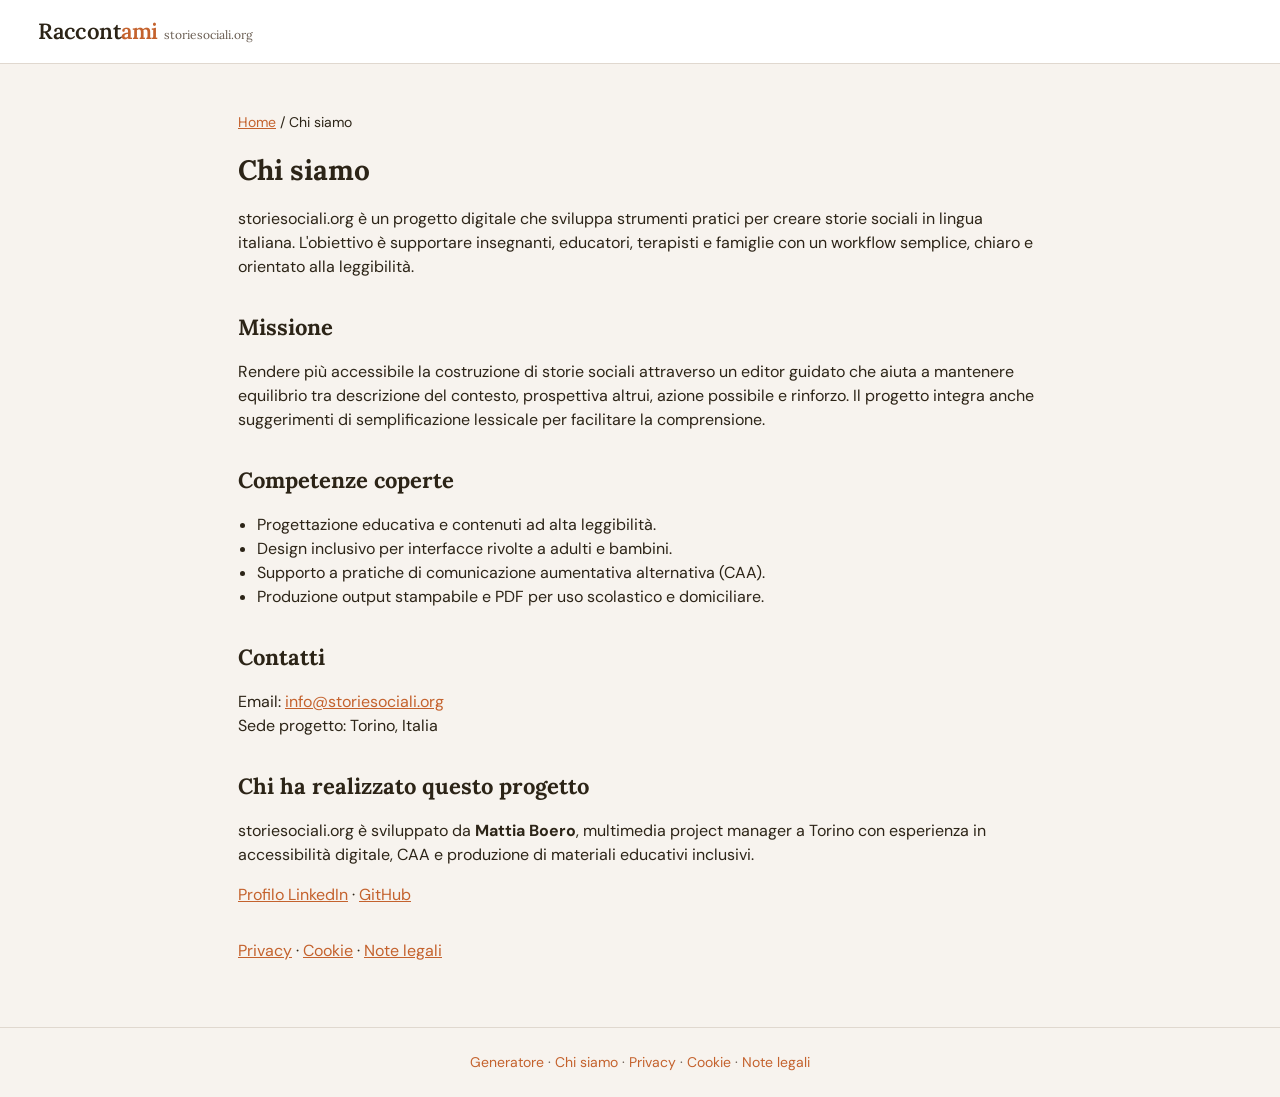
<file: chi-siamo/index.html>
<!doctype html>
<html lang="it">
<head>
  <meta charset="UTF-8">
  <meta name="viewport" content="width=device-width, initial-scale=1.0">
  <title>Chi siamo | storiesociali.org</title>
  <meta name="description" content="Chi siamo: missione, competenze e contatti del progetto storiesociali.org dedicato alle storie sociali in italiano.">
  <meta name="robots" content="index, follow">
  <link rel="canonical" href="https://storiesociali.org/chi-siamo/">
  <link rel="alternate" hreflang="it-IT" href="https://storiesociali.org/chi-siamo/">
  <link rel="alternate" hreflang="x-default" href="https://storiesociali.org/chi-siamo/">
  <meta property="og:type" content="article">
  <meta property="og:title" content="Chi siamo | storiesociali.org">
  <meta property="og:description" content="Profilo del progetto storiesociali.org, obiettivi e ambiti di lavoro.">
  <meta property="og:url" content="https://storiesociali.org/chi-siamo/">
  <meta property="og:image" content="https://storiesociali.org/assets/og-storie-sociali.png">
  <meta property="og:image:width" content="1200">
  <meta property="og:image:height" content="630">
  <meta property="og:locale" content="it_IT">
  <meta property="og:site_name" content="storiesociali.org">
  <link rel="preconnect" href="https://fonts.googleapis.com">
  <link rel="preconnect" href="https://fonts.gstatic.com" crossorigin>
  <link rel="stylesheet" href="https://fonts.googleapis.com/css2?family=Lora:ital,wght@0,400;0,600;1,400&family=DM+Sans:wght@300;400;500;600&display=swap">
  <link rel="stylesheet" href="/styles.css">
  <script type="application/ld+json">
  {
    "@context": "https://schema.org",
    "@graph": [
      {
        "@type": "WebPage",
        "name": "Chi siamo",
        "url": "https://storiesociali.org/chi-siamo/",
        "inLanguage": "it-IT",
        "description": "Profilo organizzazione, missione e contatti di storiesociali.org"
      },
      {
        "@type": "Organization",
        "name": "storiesociali.org",
        "url": "https://storiesociali.org/",
        "sameAs": [
          "https://github.com/mattiaboero/storiesociali"
        ],
        "logo": "https://storiesociali.org/assets/logo-storiesociali.svg",
        "address": {
          "@type": "PostalAddress",
          "addressLocality": "Torino",
          "addressCountry": "IT"
        },
        "contactPoint": {
          "@type": "ContactPoint",
          "contactType": "customer service",
          "email": "info@storiesociali.org",
          "availableLanguage": "Italian"
        }
      },
      {
        "@type": "Person",
        "name": "Mattia Boero",
        "jobTitle": "Multimedia Project Manager",
        "url": "https://storiesociali.org/chi-siamo/",
        "sameAs": [
          "https://www.linkedin.com/in/mattiaboero/",
          "https://github.com/mattiaboero"
        ],
        "knowsAbout": [
          "Storie sociali",
          "Comunicazione aumentativa alternativa",
          "Accessibilita' digitale",
          "Design inclusivo",
          "Leggibilita' testi per bambini"
        ],
        "worksFor": {
          "@type": "Organization",
          "name": "storiesociali.org"
        }
      },
      {
        "@type": "BreadcrumbList",
        "itemListElement": [
          {
            "@type": "ListItem",
            "position": 1,
            "name": "Home",
            "item": "https://storiesociali.org/"
          },
          {
            "@type": "ListItem",
            "position": 2,
            "name": "Chi siamo",
            "item": "https://storiesociali.org/chi-siamo/"
          }
        ]
      }
    ]
  }
  </script>
</head>
<body class="theme--colorful font-standard">
  <header class="inner-header">
    <a href="/" class="app-logo" aria-label="Torna alla home di storiesociali.org">
      Raccont<span>ami</span><small class="app-logo-domain">storiesociali.org</small>
    </a>
  </header>
  <main class="info-page">
    <p class="info-breadcrumb"><a href="/">Home</a> / Chi siamo</p>
    <h1>Chi siamo</h1>
    <p>
      storiesociali.org è un progetto digitale che sviluppa strumenti pratici per creare storie sociali
      in lingua italiana. L'obiettivo è supportare insegnanti, educatori, terapisti e famiglie con
      un workflow semplice, chiaro e orientato alla leggibilità.
    </p>

    <h2>Missione</h2>
    <p>
      Rendere più accessibile la costruzione di storie sociali attraverso un editor guidato che aiuta
      a mantenere equilibrio tra descrizione del contesto, prospettiva altrui, azione possibile e rinforzo.
      Il progetto integra anche suggerimenti di semplificazione lessicale per facilitare la comprensione.
    </p>

    <h2>Competenze coperte</h2>
    <ul>
      <li>Progettazione educativa e contenuti ad alta leggibilità.</li>
      <li>Design inclusivo per interfacce rivolte a adulti e bambini.</li>
      <li>Supporto a pratiche di comunicazione aumentativa alternativa (CAA).</li>
      <li>Produzione output stampabile e PDF per uso scolastico e domiciliare.</li>
    </ul>

    <h2>Contatti</h2>
    <p>
      Email: <a href="mailto:info@storiesociali.org">info@storiesociali.org</a><br>
      Sede progetto: Torino, Italia
    </p>

    <h2>Chi ha realizzato questo progetto</h2>
    <p>
      storiesociali.org è sviluppato da <strong>Mattia Boero</strong>, multimedia project manager a Torino
      con esperienza in accessibilità digitale, CAA e produzione di materiali educativi inclusivi.
    </p>
    <p>
      <a href="https://www.linkedin.com/in/mattiaboero/" rel="noopener noreferrer">Profilo LinkedIn</a>
      ·
      <a href="https://github.com/mattiaboero" rel="noopener noreferrer">GitHub</a>
    </p>

    <p class="info-links">
      <a href="/privacy/">Privacy</a> ·
      <a href="/cookie/">Cookie</a> ·
      <a href="/note-legali/">Note legali</a>
    </p>
  </main>
  <footer class="inner-footer">
    <p>
      <a href="/">Generatore</a> ·
      <a href="/chi-siamo/">Chi siamo</a> ·
      <a href="/privacy/">Privacy</a> ·
      <a href="/cookie/">Cookie</a> ·
      <a href="/note-legali/">Note legali</a>
    </p>
  </footer>
</body>
</html>
</file>
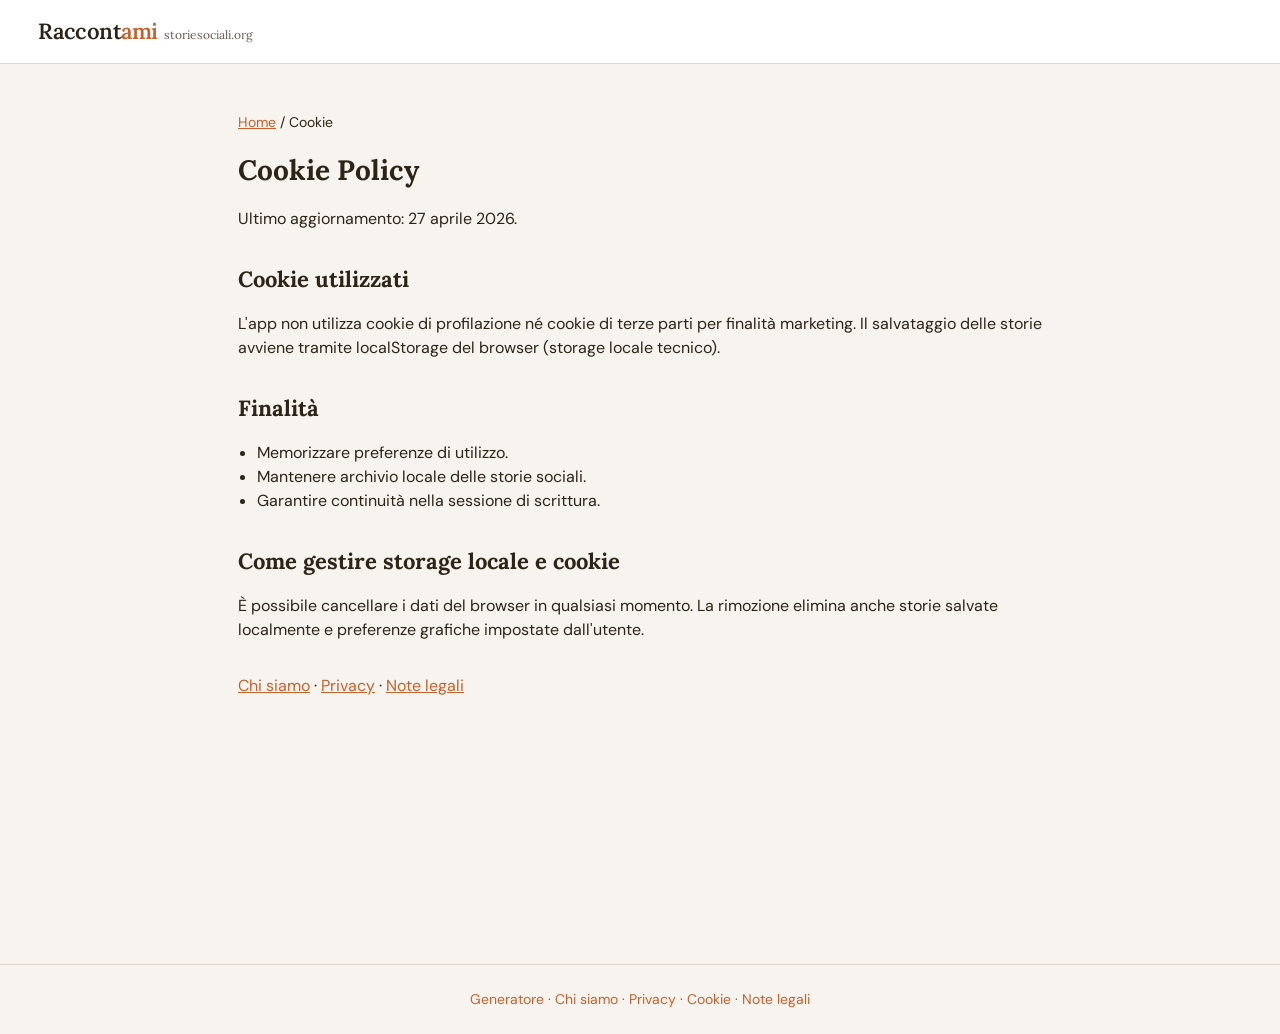
<file: cookie/index.html>
<!doctype html>
<html lang="it">
<head>
  <meta charset="UTF-8">
  <meta name="viewport" content="width=device-width, initial-scale=1.0">
  <title>Cookie Policy | storiesociali.org</title>
  <meta name="description" content="Cookie Policy di storiesociali.org: tipologia cookie tecnici, durata, finalità e gestione preferenze utente.">
  <meta name="robots" content="index, follow">
  <link rel="canonical" href="https://storiesociali.org/cookie/">
  <link rel="alternate" hreflang="it-IT" href="https://storiesociali.org/cookie/">
  <link rel="alternate" hreflang="x-default" href="https://storiesociali.org/cookie/">
  <meta property="og:type" content="article">
  <meta property="og:title" content="Cookie Policy | storiesociali.org">
  <meta property="og:url" content="https://storiesociali.org/cookie/">
  <meta property="og:image" content="https://storiesociali.org/assets/og-storie-sociali.png">
  <meta property="og:image:width" content="1200">
  <meta property="og:image:height" content="630">
  <meta property="og:locale" content="it_IT">
  <meta property="og:site_name" content="storiesociali.org">
  <link rel="preconnect" href="https://fonts.googleapis.com">
  <link rel="preconnect" href="https://fonts.gstatic.com" crossorigin>
  <link rel="stylesheet" href="https://fonts.googleapis.com/css2?family=Lora:ital,wght@0,400;0,600;1,400&family=DM+Sans:wght@300;400;500;600&display=swap">
  <link rel="stylesheet" href="/styles.css">
  <script type="application/ld+json">
  {
    "@context": "https://schema.org",
    "@graph": [
      {
        "@type": "WebPage",
        "name": "Cookie Policy",
        "url": "https://storiesociali.org/cookie/",
        "inLanguage": "it-IT",
        "dateModified": "2026-04-27",
        "author": {
          "@type": "Person",
          "name": "Redazione storiesociali.org",
          "url": "https://storiesociali.org/chi-siamo/"
        },
        "publisher": {
          "@type": "Organization",
          "name": "storiesociali.org",
          "url": "https://storiesociali.org/",
          "logo": "https://storiesociali.org/assets/logo-storiesociali.svg",
          "sameAs": [
            "https://github.com/mattiaboero/storiesociali"
          ]
        }
      },
      {
        "@type": "BreadcrumbList",
        "itemListElement": [
          {
            "@type": "ListItem",
            "position": 1,
            "name": "Home",
            "item": "https://storiesociali.org/"
          },
          {
            "@type": "ListItem",
            "position": 2,
            "name": "Cookie",
            "item": "https://storiesociali.org/cookie/"
          }
        ]
      }
    ]
  }
  </script>
</head>
<body class="theme--colorful font-standard">
  <header class="inner-header">
    <a href="/" class="app-logo" aria-label="Torna alla home di storiesociali.org">
      Raccont<span>ami</span><small class="app-logo-domain">storiesociali.org</small>
    </a>
  </header>
  <main class="info-page">
    <p class="info-breadcrumb"><a href="/">Home</a> / Cookie</p>
    <h1>Cookie Policy</h1>
    <p>Ultimo aggiornamento: 27 aprile 2026.</p>

    <h2>Cookie utilizzati</h2>
    <p>
      L'app non utilizza cookie di profilazione né cookie di terze parti per finalità marketing.
      Il salvataggio delle storie avviene tramite localStorage del browser (storage locale tecnico).
    </p>

    <h2>Finalità</h2>
    <ul>
      <li>Memorizzare preferenze di utilizzo.</li>
      <li>Mantenere archivio locale delle storie sociali.</li>
      <li>Garantire continuità nella sessione di scrittura.</li>
    </ul>

    <h2>Come gestire storage locale e cookie</h2>
    <p>
      È possibile cancellare i dati del browser in qualsiasi momento. La rimozione elimina anche storie
      salvate localmente e preferenze grafiche impostate dall'utente.
    </p>

    <p class="info-links">
      <a href="/chi-siamo/">Chi siamo</a> ·
      <a href="/privacy/">Privacy</a> ·
      <a href="/note-legali/">Note legali</a>
    </p>
  </main>
  <footer class="inner-footer">
    <p>
      <a href="/">Generatore</a> ·
      <a href="/chi-siamo/">Chi siamo</a> ·
      <a href="/privacy/">Privacy</a> ·
      <a href="/cookie/">Cookie</a> ·
      <a href="/note-legali/">Note legali</a>
    </p>
  </footer>
</body>
</html>
</file>
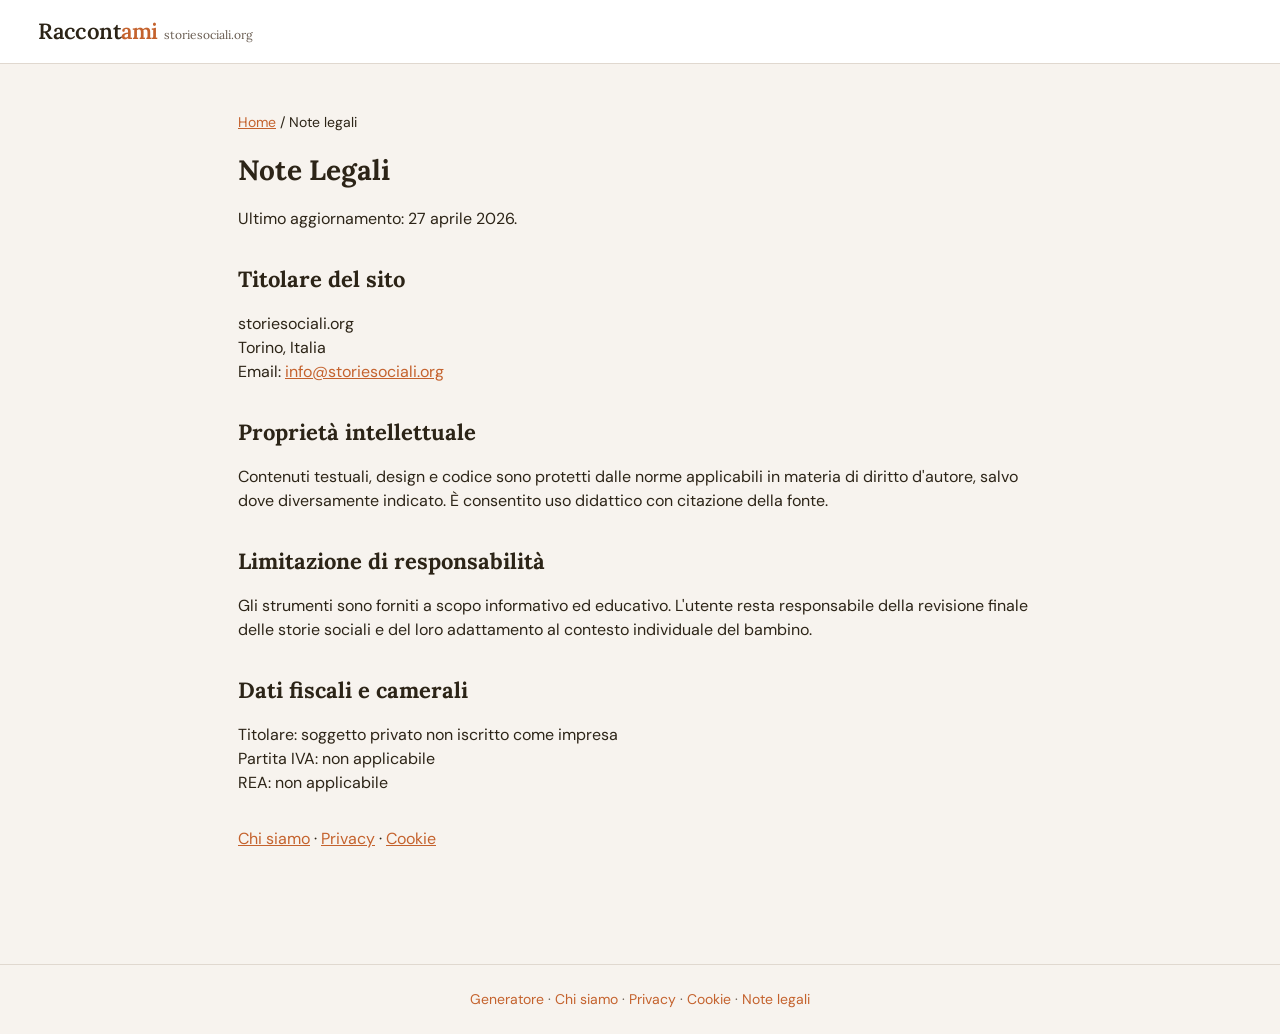
<file: note-legali/index.html>
<!doctype html>
<html lang="it">
<head>
  <meta charset="UTF-8">
  <meta name="viewport" content="width=device-width, initial-scale=1.0">
  <title>Note legali | storiesociali.org</title>
  <meta name="description" content="Note legali di storiesociali.org: titolarità del sito, responsabilità, proprietà intellettuale e riferimenti contatto.">
  <meta name="robots" content="index, follow">
  <link rel="canonical" href="https://storiesociali.org/note-legali/">
  <link rel="alternate" hreflang="it-IT" href="https://storiesociali.org/note-legali/">
  <link rel="alternate" hreflang="x-default" href="https://storiesociali.org/note-legali/">
  <meta property="og:type" content="article">
  <meta property="og:title" content="Note Legali | storiesociali.org">
  <meta property="og:url" content="https://storiesociali.org/note-legali/">
  <meta property="og:image" content="https://storiesociali.org/assets/og-storie-sociali.png">
  <meta property="og:image:width" content="1200">
  <meta property="og:image:height" content="630">
  <meta property="og:locale" content="it_IT">
  <meta property="og:site_name" content="storiesociali.org">
  <link rel="preconnect" href="https://fonts.googleapis.com">
  <link rel="preconnect" href="https://fonts.gstatic.com" crossorigin>
  <link rel="stylesheet" href="https://fonts.googleapis.com/css2?family=Lora:ital,wght@0,400;0,600;1,400&family=DM+Sans:wght@300;400;500;600&display=swap">
  <link rel="stylesheet" href="/styles.css">
  <script type="application/ld+json">
  {
    "@context": "https://schema.org",
    "@graph": [
      {
        "@type": "WebPage",
        "name": "Note Legali",
        "url": "https://storiesociali.org/note-legali/",
        "inLanguage": "it-IT",
        "dateModified": "2026-04-27",
        "author": {
          "@type": "Person",
          "name": "Redazione storiesociali.org",
          "url": "https://storiesociali.org/chi-siamo/"
        },
        "publisher": {
          "@type": "Organization",
          "name": "storiesociali.org",
          "url": "https://storiesociali.org/",
          "logo": "https://storiesociali.org/assets/logo-storiesociali.svg",
          "sameAs": [
            "https://github.com/mattiaboero/storiesociali"
          ]
        }
      },
      {
        "@type": "BreadcrumbList",
        "itemListElement": [
          {
            "@type": "ListItem",
            "position": 1,
            "name": "Home",
            "item": "https://storiesociali.org/"
          },
          {
            "@type": "ListItem",
            "position": 2,
            "name": "Note legali",
            "item": "https://storiesociali.org/note-legali/"
          }
        ]
      }
    ]
  }
  </script>
</head>
<body class="theme--colorful font-standard">
  <header class="inner-header">
    <a href="/" class="app-logo" aria-label="Torna alla home di storiesociali.org">
      Raccont<span>ami</span><small class="app-logo-domain">storiesociali.org</small>
    </a>
  </header>
  <main class="info-page">
    <p class="info-breadcrumb"><a href="/">Home</a> / Note legali</p>
    <h1>Note Legali</h1>
    <p>Ultimo aggiornamento: 27 aprile 2026.</p>

    <h2>Titolare del sito</h2>
    <p>
      storiesociali.org<br>
      Torino, Italia<br>
      Email: <a href="mailto:info@storiesociali.org">info@storiesociali.org</a>
    </p>

    <h2>Proprietà intellettuale</h2>
    <p>
      Contenuti testuali, design e codice sono protetti dalle norme applicabili in materia di diritto d'autore,
      salvo dove diversamente indicato. È consentito uso didattico con citazione della fonte.
    </p>

    <h2>Limitazione di responsabilità</h2>
    <p>
      Gli strumenti sono forniti a scopo informativo ed educativo. L'utente resta responsabile della revisione
      finale delle storie sociali e del loro adattamento al contesto individuale del bambino.
    </p>

    <h2>Dati fiscali e camerali</h2>
    <p>
      Titolare: soggetto privato non iscritto come impresa<br>
      Partita IVA: non applicabile<br>
      REA: non applicabile
    </p>

    <p class="info-links">
      <a href="/chi-siamo/">Chi siamo</a> ·
      <a href="/privacy/">Privacy</a> ·
      <a href="/cookie/">Cookie</a>
    </p>
  </main>
  <footer class="inner-footer">
    <p>
      <a href="/">Generatore</a> ·
      <a href="/chi-siamo/">Chi siamo</a> ·
      <a href="/privacy/">Privacy</a> ·
      <a href="/cookie/">Cookie</a> ·
      <a href="/note-legali/">Note legali</a>
    </p>
  </footer>
</body>
</html>
</file>
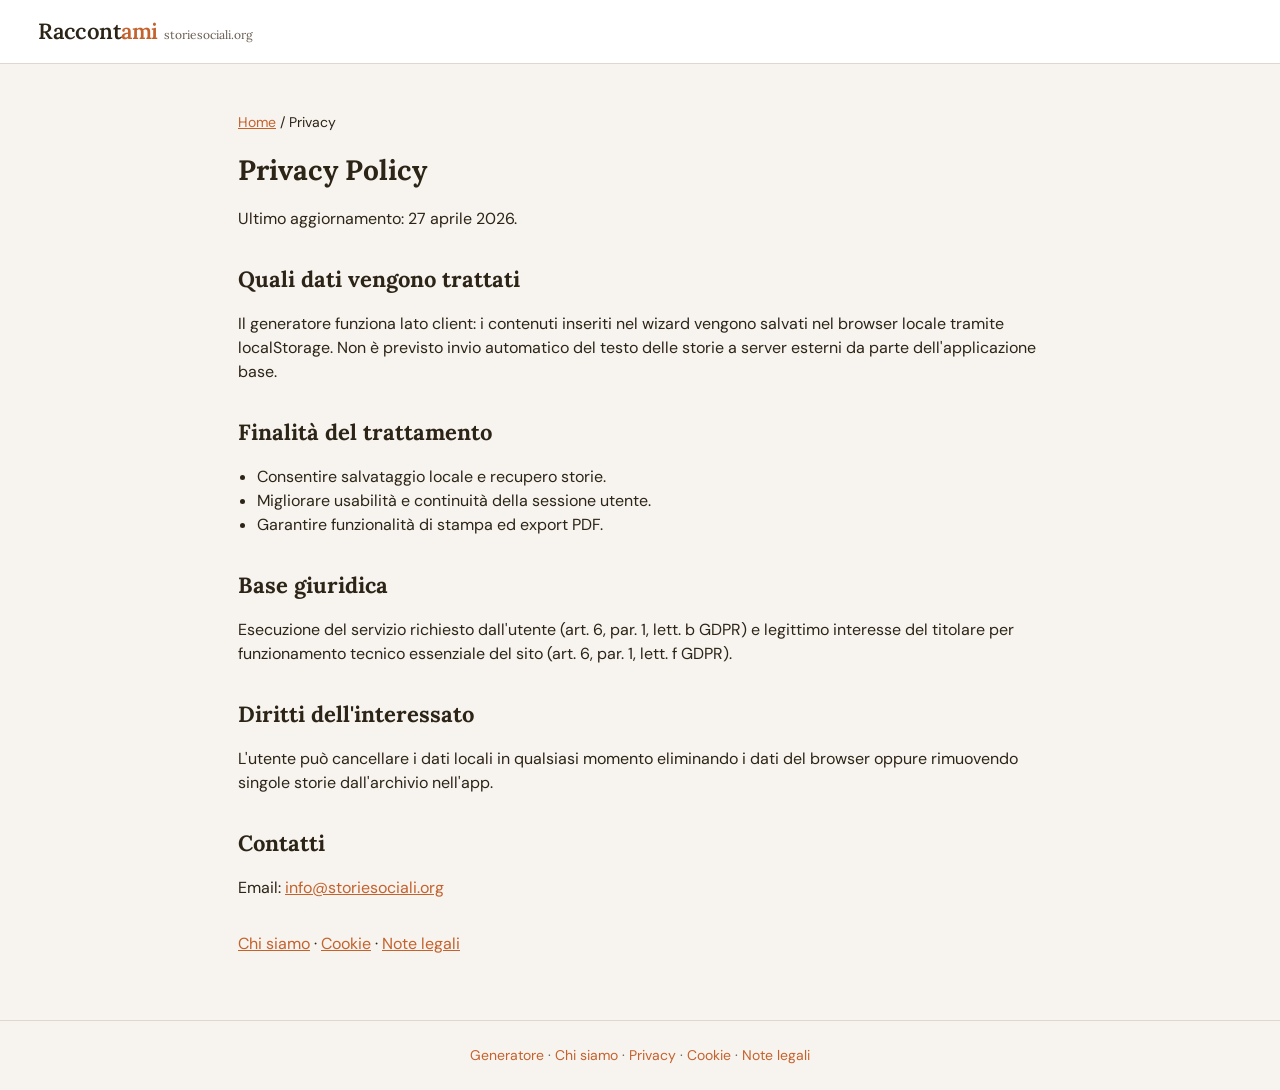
<file: privacy/index.html>
<!doctype html>
<html lang="it">
<head>
  <meta charset="UTF-8">
  <meta name="viewport" content="width=device-width, initial-scale=1.0">
  <title>Privacy Policy | storiesociali.org</title>
  <meta name="description" content="Informativa privacy di storiesociali.org: dati trattati, finalità, base giuridica, diritti dell'interessato e contatti.">
  <meta name="robots" content="index, follow">
  <link rel="canonical" href="https://storiesociali.org/privacy/">
  <link rel="alternate" hreflang="it-IT" href="https://storiesociali.org/privacy/">
  <link rel="alternate" hreflang="x-default" href="https://storiesociali.org/privacy/">
  <meta property="og:type" content="article">
  <meta property="og:title" content="Privacy Policy | storiesociali.org">
  <meta property="og:url" content="https://storiesociali.org/privacy/">
  <meta property="og:image" content="https://storiesociali.org/assets/og-storie-sociali.png">
  <meta property="og:image:width" content="1200">
  <meta property="og:image:height" content="630">
  <meta property="og:locale" content="it_IT">
  <meta property="og:site_name" content="storiesociali.org">
  <link rel="preconnect" href="https://fonts.googleapis.com">
  <link rel="preconnect" href="https://fonts.gstatic.com" crossorigin>
  <link rel="stylesheet" href="https://fonts.googleapis.com/css2?family=Lora:ital,wght@0,400;0,600;1,400&family=DM+Sans:wght@300;400;500;600&display=swap">
  <link rel="stylesheet" href="/styles.css">
  <script type="application/ld+json">
  {
    "@context": "https://schema.org",
    "@graph": [
      {
        "@type": "WebPage",
        "name": "Privacy Policy",
        "url": "https://storiesociali.org/privacy/",
        "inLanguage": "it-IT",
        "dateModified": "2026-04-27",
        "author": {
          "@type": "Person",
          "name": "Redazione storiesociali.org",
          "url": "https://storiesociali.org/chi-siamo/"
        },
        "publisher": {
          "@type": "Organization",
          "name": "storiesociali.org",
          "url": "https://storiesociali.org/",
          "logo": "https://storiesociali.org/assets/logo-storiesociali.svg",
          "sameAs": [
            "https://github.com/mattiaboero/storiesociali"
          ]
        }
      },
      {
        "@type": "BreadcrumbList",
        "itemListElement": [
          {
            "@type": "ListItem",
            "position": 1,
            "name": "Home",
            "item": "https://storiesociali.org/"
          },
          {
            "@type": "ListItem",
            "position": 2,
            "name": "Privacy",
            "item": "https://storiesociali.org/privacy/"
          }
        ]
      }
    ]
  }
  </script>
</head>
<body class="theme--colorful font-standard">
  <header class="inner-header">
    <a href="/" class="app-logo" aria-label="Torna alla home di storiesociali.org">
      Raccont<span>ami</span><small class="app-logo-domain">storiesociali.org</small>
    </a>
  </header>
  <main class="info-page">
    <p class="info-breadcrumb"><a href="/">Home</a> / Privacy</p>
    <h1>Privacy Policy</h1>
    <p>Ultimo aggiornamento: 27 aprile 2026.</p>

    <h2>Quali dati vengono trattati</h2>
    <p>
      Il generatore funziona lato client: i contenuti inseriti nel wizard vengono salvati nel browser locale
      tramite localStorage. Non è previsto invio automatico del testo delle storie a server esterni da parte
      dell'applicazione base.
    </p>

    <h2>Finalità del trattamento</h2>
    <ul>
      <li>Consentire salvataggio locale e recupero storie.</li>
      <li>Migliorare usabilità e continuità della sessione utente.</li>
      <li>Garantire funzionalità di stampa ed export PDF.</li>
    </ul>

    <h2>Base giuridica</h2>
    <p>
      Esecuzione del servizio richiesto dall'utente (art. 6, par. 1, lett. b GDPR) e legittimo interesse
      del titolare per funzionamento tecnico essenziale del sito (art. 6, par. 1, lett. f GDPR).
    </p>

    <h2>Diritti dell'interessato</h2>
    <p>
      L'utente può cancellare i dati locali in qualsiasi momento eliminando i dati del browser oppure
      rimuovendo singole storie dall'archivio nell'app.
    </p>

    <h2>Contatti</h2>
    <p>Email: <a href="mailto:info@storiesociali.org">info@storiesociali.org</a></p>

    <p class="info-links">
      <a href="/chi-siamo/">Chi siamo</a> ·
      <a href="/cookie/">Cookie</a> ·
      <a href="/note-legali/">Note legali</a>
    </p>
  </main>
  <footer class="inner-footer">
    <p>
      <a href="/">Generatore</a> ·
      <a href="/chi-siamo/">Chi siamo</a> ·
      <a href="/privacy/">Privacy</a> ·
      <a href="/cookie/">Cookie</a> ·
      <a href="/note-legali/">Note legali</a>
    </p>
  </footer>
</body>
</html>
</file>
<file: styles.css>
:root {
  --color-bg: #F7F3EE;
  --color-surface: #FFFFFF;
  --color-border: #E0D8CF;

  --color-primary: #C4622D;
  --color-primary-light: #F0C9B0;
  --color-primary-muted: #E8A882;

  --color-descriptive: #4A7C6F;
  --color-perspective: #7B6EA6;
  --color-directive: #C4622D;
  --color-affirmative: #C8A84B;

  --color-text-primary: #2C2417;
  --color-text-secondary: #6B5F54;
  --color-text-inverse: #FFFFFF;

  --color-success: #4A7C6F;
  --color-warning: #C8A84B;
  --color-error: #B53A2F;

  --story-bg: #FFFDF9;
  --story-text: #1A1208;
  --story-accent: #C4622D;

  --font-ui: 'DM Sans', sans-serif;
  --font-story: 'Lora', Georgia, serif;

  --text-xs: 0.75rem;
  --text-sm: 0.875rem;
  --text-base: 1rem;
  --text-md: 1.125rem;
  --text-lg: 1.375rem;
  --text-xl: 1.75rem;
  --text-2xl: 2.25rem;

  --leading-tight: 1.3;
  --leading-story: 1.85;
  --leading-ui: 1.5;

  --space-xs: 0.25rem;
  --space-sm: 0.5rem;
  --space-md: 1rem;
  --space-lg: 1.5rem;
  --space-xl: 2rem;
  --space-2xl: 3rem;

  --radius-sm: 6px;
  --radius-md: 10px;
  --radius-lg: 16px;
  --radius-full: 999px;

  --header-h: 64px;
  --footer-h: 72px;
}

@font-face {
  font-family: 'OpenDyslexic';
  src: url('/assets/fonts/open-dyslexic-regular.woff2') format('woff2'),
       url('/assets/fonts/open-dyslexic-regular.woff') format('woff');
  font-style: normal;
  font-weight: 400;
  font-display: swap;
}

@font-face {
  font-family: 'OpenDyslexic';
  src: url('/assets/fonts/open-dyslexic-bold.woff2') format('woff2'),
       url('/assets/fonts/open-dyslexic-bold.woff') format('woff');
  font-style: normal;
  font-weight: 700;
  font-display: swap;
}

* {
  box-sizing: border-box;
}

html,
body {
  margin: 0;
  padding: 0;
  height: 100%;
}

body {
  font-family: var(--font-ui);
  font-size: var(--text-base);
  color: var(--color-text-primary);
  line-height: var(--leading-ui);
  background: var(--color-bg);
}

:focus-visible {
  outline: 3px solid var(--color-primary);
  outline-offset: 2px;
}

.skip-link {
  position: absolute;
  left: 1rem;
  top: -120px;
  z-index: 10000;
  background: var(--color-primary);
  color: #fff;
  border-radius: 0 0 8px 8px;
  padding: 0.55rem 0.9rem;
  font-weight: 600;
  text-decoration: none;
  transition: top 0.2s ease;
}

.skip-link:focus-visible {
  top: 0;
}

.sr-only {
  position: absolute;
  width: 1px;
  height: 1px;
  padding: 0;
  margin: -1px;
  overflow: hidden;
  clip: rect(0, 0, 0, 0);
  white-space: nowrap;
  border: 0;
}

.app-layout {
  display: grid;
  grid-template-rows: auto 1fr auto;
  grid-template-columns: 1fr;
  min-height: 100vh;
  background: var(--color-bg);
}

.app-main {
  min-height: 0;
  overflow: hidden;
}

.screen {
  display: none;
  height: 100%;
}

.screen.active {
  display: block;
}

#homeScreen {
  overflow-y: auto;
}

.app-header {
  height: var(--header-h);
  padding: 0 var(--space-xl);
  display: flex;
  align-items: center;
  justify-content: space-between;
  background: var(--color-surface);
  border-bottom: 1px solid var(--color-border);
  position: sticky;
  top: 0;
  z-index: 100;
}

.app-logo {
  font-family: var(--font-story);
  font-size: var(--text-lg);
  font-weight: 600;
  color: var(--color-text-primary);
  letter-spacing: -0.02em;
}

.app-logo--btn {
  background: transparent;
  border: 0;
  padding: 0.25rem 0.4rem;
  margin: 0;
  display: inline-flex;
  align-items: baseline;
  cursor: pointer;
  border-radius: 6px;
  text-align: left;
  transition: background-color 0.15s ease, transform 0.15s ease;
}

.app-logo--btn:hover {
  background-color: rgba(0, 0, 0, 0.04);
}

.app-logo--btn:active {
  transform: scale(0.98);
}

.app-logo--btn:focus-visible {
  outline: 2px solid var(--color-primary);
  outline-offset: 2px;
}

.app-logo span {
  color: var(--color-primary);
}

.app-logo-domain {
  font-size: var(--text-xs);
  font-weight: 400;
  color: var(--color-text-secondary);
  margin-left: 0.4rem;
  letter-spacing: 0;
}

.home-shell {
  max-width: 1100px;
  margin: 0 auto;
  padding: var(--space-2xl);
  display: flex;
  flex-direction: column;
}

.home-header--hero {
  order: 1;
}

.guide-toggle {
  order: 2;
  display: none;
}

.seo-article {
  order: 3;
}

.archive-section {
  order: 4;
}

.trust-footer {
  order: 5;
}

.home-shell--returning .archive-section {
  order: 2;
}

.home-shell--returning .guide-toggle {
  order: 3;
  display: inline-flex;
}

.home-shell--returning .seo-article {
  order: 4;
}

.home-shell--returning .seo-article.seo-article--collapsed {
  display: none;
}

.home-header {
  display: flex;
  align-items: center;
  justify-content: space-between;
  gap: var(--space-md);
  margin-bottom: var(--space-lg);
}

.home-header h1,
.home-header h2 {
  margin: 0;
  font-family: var(--font-story);
  font-size: var(--text-xl);
  line-height: var(--leading-tight);
}

.home-header h2 {
  font-size: var(--text-lg);
}

.home-header--hero {
  align-items: flex-start;
}

.archive-header {
  margin-bottom: 0;
}

.archive-tools {
  display: flex;
  flex-wrap: wrap;
  gap: var(--space-sm);
  margin: var(--space-sm) 0 var(--space-md);
}

.archive-tools .btn {
  padding: 0.55rem 0.9rem;
  font-size: var(--text-sm);
}

.stories-count {
  font-size: var(--text-sm);
  font-family: var(--font-ui);
  font-weight: 600;
  color: var(--color-primary);
  background: var(--color-primary-light);
  padding: 0.2em 0.7em;
  border-radius: var(--radius-full);
  min-width: 1.6em;
  text-align: center;
}

.stories-count:empty {
  display: none;
}

.guide-toggle {
  align-items: center;
  gap: 0.5rem;
  padding: var(--space-md) var(--space-lg);
  background: var(--color-surface);
  border: 1px solid var(--color-border);
  border-radius: var(--radius-md);
  cursor: pointer;
  font-family: var(--font-ui);
  font-size: var(--text-sm);
  font-weight: 500;
  color: var(--color-text-secondary);
  margin: 0 0 var(--space-lg);
  transition: background 0.15s, border-color 0.15s, color 0.15s;
}

.guide-toggle:hover {
  background: var(--color-primary-light);
  color: var(--color-primary);
  border-color: var(--color-primary-muted);
}

.guide-toggle-chevron {
  margin-left: auto;
  transition: transform 0.2s;
}

.guide-toggle[aria-expanded="false"] .guide-toggle-chevron {
  transform: rotate(180deg);
}

.seo-lead {
  margin: var(--space-sm) 0 0;
  max-width: 72ch;
  color: var(--color-text-primary);
}

.seo-definition {
  font-size: var(--text-md);
  line-height: var(--leading-story);
  color: var(--color-text-primary);
  max-width: 72ch;
  margin: var(--space-sm) 0 var(--space-md);
  font-style: italic;
}

.seo-article {
  margin-bottom: var(--space-xl);
  padding: var(--space-xl);
  border: 1px solid var(--color-border);
  border-radius: var(--radius-lg);
  background: var(--color-surface);
}

.seo-article h2 {
  margin: 0 0 var(--space-sm);
  font-family: var(--font-story);
  font-size: var(--text-lg);
  line-height: var(--leading-tight);
}

.seo-article p,
.seo-article li,
.seo-article dd {
  color: var(--color-text-primary);
}

.seo-article section + section {
  margin-top: var(--space-lg);
}

.seo-index-nav {
  margin-bottom: var(--space-lg);
  padding: var(--space-md);
  border-radius: var(--radius-md);
  background: #FBF8F2;
  border: 1px solid var(--color-border);
}

.seo-index-nav ol {
  margin: 0;
  padding-left: 1.2rem;
}

.seo-index-nav a {
  color: var(--color-primary);
}

.seo-article table {
  width: 100%;
  border-collapse: collapse;
  margin-top: var(--space-sm);
}

.seo-article caption {
  caption-side: top;
  text-align: left;
  font-family: var(--font-ui);
  font-size: var(--text-sm);
  color: var(--color-text-secondary);
  margin-bottom: var(--space-sm);
}

.seo-article th,
.seo-article td {
  border: 1px solid var(--color-border);
  padding: 0.6rem 0.65rem;
  text-align: left;
}

.seo-article th {
  background: #FBF8F2;
}

.seo-article details {
  border: 1px solid var(--color-border);
  border-radius: var(--radius-md);
  padding: 0.7rem 0.85rem;
  background: #FFFCF8;
}

.seo-article details + details {
  margin-top: var(--space-sm);
}

.seo-article summary {
  font-weight: 600;
  cursor: pointer;
}

.seo-article details p {
  margin: var(--space-sm) 0 0;
}

.seo-inline-image {
  margin-top: var(--space-md);
  max-width: 120px;
  width: 100%;
  height: auto;
}

.trust-footer {
  margin-top: var(--space-xl);
  padding-top: var(--space-md);
  border-top: 1px solid var(--color-border);
  color: var(--color-text-secondary);
  font-size: var(--text-sm);
}

.trust-footer p {
  margin: 0;
}

.trust-footer a {
  color: var(--color-primary);
}

.noscript-warning {
  background: #FDF0EE;
  color: var(--color-error);
  border-bottom: 1px solid #E8B8B2;
  padding: 0.55rem 1rem;
  text-align: center;
  font-size: var(--text-sm);
}

.empty-state {
  margin: 0;
  background: var(--color-surface);
  border: 1px solid var(--color-border);
  border-radius: var(--radius-lg);
  padding: var(--space-lg);
  color: var(--color-text-secondary);
}

.empty-state-hint {
  display: block;
  margin-top: var(--space-xs);
  color: var(--color-text-secondary);
  font-size: var(--text-sm);
}

.stories-grid {
  margin-top: var(--space-lg);
  display: grid;
  grid-template-columns: repeat(auto-fill, minmax(280px, 1fr));
  gap: var(--space-md);
}

.story-card {
  border: 1px solid var(--color-border);
  border-radius: var(--radius-lg);
  background: var(--color-surface);
  padding: var(--space-lg);
}

.story-card--active {
  border-color: var(--color-primary);
  box-shadow: 0 0 0 3px var(--color-primary-light);
}

.story-card h3 {
  margin: 0;
  font-family: var(--font-story);
  font-size: var(--text-lg);
  line-height: var(--leading-tight);
}

.story-date {
  margin: var(--space-sm) 0 0;
  color: var(--color-text-secondary);
  font-size: var(--text-sm);
}

.story-snippet {
  margin: var(--space-md) 0 0;
  color: var(--color-text-primary);
  font-size: var(--text-sm);
}

.story-actions {
  margin-top: var(--space-lg);
  display: flex;
  gap: var(--space-sm);
}

.main-panels {
  display: grid;
  grid-template-columns: 55fr 45fr;
  gap: 0;
  overflow: hidden;
  height: calc(100vh - var(--header-h) - var(--footer-h));
}

.wizard-panel {
  overflow-y: auto;
  padding: var(--space-2xl);
  background: var(--color-bg);
}

.preview-panel {
  overflow-y: auto;
  background: var(--story-bg);
  border-left: 1px solid var(--color-border);
  padding: var(--space-2xl) var(--space-xl);
}

.step-indicator {
  display: flex;
  align-items: center;
  gap: 0;
  margin-bottom: var(--space-xl);
}

.step-dot {
  width: 32px;
  height: 32px;
  margin: 0;
  padding: 0;
  appearance: none;
  -webkit-appearance: none;
  border-radius: 50%;
  display: flex;
  align-items: center;
  justify-content: center;
  font-family: var(--font-ui);
  font-size: var(--text-xs);
  font-weight: 600;
  flex-shrink: 0;
  transition: background 0.3s, border-color 0.3s;
  background: var(--color-surface);
  border: 2px solid var(--color-border);
  color: var(--color-text-secondary);
  cursor: pointer;
  line-height: 1;
}

.step-check {
  display: none;
}

.step-dot.step--done {
  background: var(--color-primary);
  border-color: var(--color-primary);
  color: var(--color-text-inverse);
}

.step-dot.step--done .step-number {
  display: none;
}

.step-dot.step--done .step-check {
  display: inline;
}

.step-dot.step--active {
  background: var(--color-primary-light);
  border-color: var(--color-primary);
  color: var(--color-primary);
  box-shadow: 0 0 0 4px var(--color-primary-light);
}

.step-line {
  height: 2px;
  flex: 1;
  background: var(--color-border);
  transition: background 0.4s;
}

.step-line.step-line--done {
  background: var(--color-primary);
}

.step-container {
  position: relative;
  overflow: hidden;
}

.step-content {
  display: none;
}

.step-content.active {
  display: block;
  animation: slideIn 0.35s cubic-bezier(0.25, 0.46, 0.45, 0.94) forwards;
}

.step-content.leaving {
  display: block;
  animation: slideOut 0.3s cubic-bezier(0.55, 0, 1, 0.45) forwards;
}

@keyframes slideIn {
  from {
    opacity: 0;
    transform: translateX(40px);
  }
  to {
    opacity: 1;
    transform: translateX(0);
  }
}

@keyframes slideOut {
  from {
    opacity: 1;
    transform: translateX(0);
  }
  to {
    opacity: 0;
    transform: translateX(-40px);
  }
}

.question-card {
  background: var(--color-surface);
  border: 1px solid var(--color-border);
  border-left: 4px solid var(--color-primary);
  border-radius: var(--radius-lg);
  padding: var(--space-xl);
  margin-bottom: var(--space-lg);
}

.question-card[data-type="descriptive"] {
  border-left-color: var(--color-descriptive);
}

.question-card[data-type="perspective"] {
  border-left-color: var(--color-perspective);
}

.question-card[data-type="directive"] {
  border-left-color: var(--color-directive);
}

.question-card[data-type="affirmative"] {
  border-left-color: var(--color-affirmative);
}

.question-label {
  margin: 0 0 var(--space-sm);
  font-family: var(--font-ui);
  font-size: var(--text-xs);
  font-weight: 600;
  text-transform: uppercase;
  letter-spacing: 0.08em;
  color: var(--color-text-secondary);
}

.question-text {
  margin: 0 0 var(--space-md);
  font-family: var(--font-story);
  font-size: var(--text-lg);
  font-weight: 600;
  color: var(--color-text-primary);
  line-height: var(--leading-tight);
}

.question-hint {
  margin: 0 0 var(--space-md);
  font-family: var(--font-ui);
  font-size: var(--text-sm);
  color: var(--color-text-secondary);
  font-style: italic;
}

.field-label {
  display: block;
  margin: var(--space-md) 0 var(--space-sm);
  font-family: var(--font-ui);
  font-size: var(--text-xs);
  font-weight: 600;
  letter-spacing: 0.03em;
  text-transform: uppercase;
  color: var(--color-text-secondary);
}

.field-group {
  margin: 0 0 var(--space-md);
  padding: 0;
  border: 0;
  min-inline-size: 0;
}

.checkbox-option {
  display: flex;
  align-items: flex-start;
  gap: var(--space-sm);
}

.checkbox-option input[type="checkbox"] {
  margin-top: 0.2rem;
}

.checkbox-option .field-label {
  margin: 0;
  font-size: var(--text-sm);
  text-transform: none;
  letter-spacing: 0;
}

.story-input {
  width: 100%;
  min-height: 44px;
  padding: 0.875rem 1rem;
  font-family: var(--font-ui);
  font-size: var(--text-base);
  color: var(--color-text-primary);
  background: var(--color-bg);
  border: 1.5px solid var(--color-border);
  border-radius: var(--radius-md);
  resize: vertical;
  transition: border-color 0.2s, box-shadow 0.2s;
  line-height: var(--leading-ui);
}

textarea.story-input {
  min-height: 100px;
}

.story-input:focus {
  outline: none;
  border-color: var(--color-primary);
  box-shadow: 0 0 0 3px var(--color-primary-light);
}

.btn:focus-visible,
.chip:focus-visible,
.radio-option:focus-within,
.style-card:focus-visible,
a:focus-visible {
  outline: 3px solid var(--color-primary);
  outline-offset: 2px;
}

.suggestion-chips {
  display: flex;
  flex-wrap: wrap;
  gap: 0.5rem;
  margin-bottom: 1rem;
}

.chip {
  font-family: var(--font-ui);
  font-size: var(--text-sm);
  padding: 0.35rem 0.85rem;
  border-radius: var(--radius-full);
  border: 1.5px solid var(--color-border);
  background: transparent;
  color: var(--color-text-secondary);
  cursor: pointer;
  transition: all 0.15s;
}

.chip:hover {
  border-color: var(--color-primary);
  color: var(--color-primary);
  background: var(--color-primary-light);
}

.radio-group {
  display: flex;
  flex-direction: column;
  gap: 0.625rem;
}

.radio-group--inline {
  flex-direction: row;
  flex-wrap: wrap;
}

.radio-option {
  display: flex;
  align-items: center;
  gap: 0.75rem;
  padding: 0.875rem 1.125rem;
  border: 1.5px solid var(--color-border);
  border-radius: var(--radius-md);
  cursor: pointer;
  transition: all 0.15s;
  background: var(--color-surface);
  color: var(--color-text-primary);
}

.radio-option:hover {
  border-color: var(--color-primary-muted);
  background: var(--color-primary-light);
}

.radio-option.selected {
  border-color: var(--color-primary);
  background: var(--color-primary-light);
}

.radio-option input[type="radio"] {
  position: absolute;
  width: 1px;
  height: 1px;
  padding: 0;
  margin: -1px;
  overflow: hidden;
  clip: rect(0, 0, 0, 0);
  white-space: nowrap;
  border: 0;
  opacity: 0;
}

.radio-dot {
  width: 18px;
  height: 18px;
  border-radius: 50%;
  border: 2px solid var(--color-border);
  flex-shrink: 0;
  transition: all 0.15s;
}

.radio-option.selected .radio-dot {
  border-color: var(--color-primary);
  background: var(--color-primary);
  box-shadow: inset 0 0 0 3px white;
}

.input-grid {
  display: grid;
  gap: var(--space-md);
}

.input-grid.two-col {
  grid-template-columns: repeat(2, minmax(0, 1fr));
}

.hint-box,
.warning-box,
.status-box {
  border-radius: var(--radius-md);
  padding: 0.75rem 1rem;
  font-size: var(--text-sm);
  line-height: var(--leading-ui);
}

.hint-box {
  border: 1px solid var(--color-border);
  background: #FBF8F2;
  color: var(--color-text-primary);
}

.parola-complessa {
  background: #FFF3CD;
  border-bottom: 2px solid #C8A84B;
  border-radius: 2px;
  cursor: help;
  padding: 0 2px;
}

.warning-box {
  margin: var(--space-sm) 0 0;
  border: 1px solid #E8B8B2;
  background: #FDF0EE;
  color: var(--color-error);
  min-height: 2.25rem;
}

.status-box {
  margin-top: var(--space-md);
  border: 1px solid var(--color-border);
  background: var(--color-surface);
  color: var(--color-text-secondary);
}

.style-picker {
  display: grid;
  grid-template-columns: repeat(3, 1fr);
  gap: 0.75rem;
}

.style-card {
  border: 2px solid var(--color-border);
  border-radius: 12px;
  padding: 1rem;
  cursor: pointer;
  text-align: center;
  transition: all 0.2s;
  background: var(--color-surface);
}

.style-card input[type="radio"] {
  position: absolute;
  width: 1px;
  height: 1px;
  padding: 0;
  margin: -1px;
  overflow: hidden;
  clip: rect(0, 0, 0, 0);
  white-space: nowrap;
  border: 0;
}

.style-card:hover {
  border-color: var(--color-primary-muted);
}

.style-card.selected {
  border-color: var(--color-primary);
  background: var(--color-primary-light);
}

.style-card:has(input:focus-visible),
.style-card:focus-within {
  outline: 3px solid var(--color-primary);
  outline-offset: 2px;
}

.style-preview {
  height: 60px;
  border-radius: 6px;
  margin-bottom: 0.5rem;
}

.style-preview--minimal {
  background: #FFFDF9;
  border: 1px solid #E0D8CF;
}

.style-preview--color {
  background: linear-gradient(135deg, #F0C9B0 0%, #D4EAE4 100%);
}

.style-preview--contrast {
  background: #1A1208;
}

.style-label {
  font-family: var(--font-ui);
  font-size: var(--text-xs);
  font-weight: 600;
  color: var(--color-text-secondary);
}

.sentence-legend {
  display: flex;
  flex-wrap: wrap;
  gap: 0.5rem;
  margin-top: var(--space-lg);
  padding: 1rem;
  background: var(--color-surface);
  border-radius: var(--radius-md);
  border: 1px solid var(--color-border);
}

.legend-item {
  display: flex;
  align-items: center;
  gap: 0.4rem;
  font-family: var(--font-ui);
  font-size: var(--text-xs);
  color: var(--color-text-secondary);
}

.legend-dot {
  width: 10px;
  height: 10px;
  border-radius: 50%;
}

.legend-dot--descriptive {
  background: var(--color-descriptive);
}

.legend-dot--perspective {
  background: var(--color-perspective);
}

.legend-dot--directive {
  background: var(--color-directive);
}

.legend-dot--affirmative {
  background: var(--color-affirmative);
}

.preview-header {
  margin: 0 0 1.5rem;
  font-family: var(--font-ui);
  font-size: var(--text-xs);
  text-transform: uppercase;
  letter-spacing: 0.1em;
  color: var(--color-text-secondary);
}

.preview-panel .status-box {
  margin-top: 0;
  margin-bottom: var(--space-sm);
}

.story-preview {
  background: transparent;
}

.story-title {
  margin: 0;
  font-family: var(--font-story);
  font-size: var(--text-xl);
  font-weight: 600;
  color: var(--story-text);
  line-height: var(--leading-tight);
  margin-bottom: 1.25rem;
  padding-bottom: 1rem;
  border-bottom: 2px solid var(--story-accent);
}

.preview-meta {
  margin: 0 0 1.25rem;
  font-family: var(--font-ui);
  font-size: var(--text-xs);
  letter-spacing: 0.06em;
  text-transform: uppercase;
  color: var(--color-text-secondary);
}

.preview-meta--ok {
  color: var(--color-success);
}

.preview-meta--warn {
  color: var(--color-warning);
}

.sentences {
  display: block;
}

.story-sentence {
  margin-bottom: 1.5rem;
  animation: fadeUp 0.4s ease forwards;
}

.sentence-row {
  display: flex;
  gap: 1rem;
}

@keyframes fadeUp {
  from {
    opacity: 0;
    transform: translateY(8px);
  }
  to {
    opacity: 1;
    transform: translateY(0);
  }
}

.sentence-type-bar {
  width: 3px;
  border-radius: 2px;
  flex-shrink: 0;
  align-self: stretch;
}

.sentence-type-bar[data-type="descriptive"] {
  background: var(--color-descriptive);
}

.sentence-type-bar[data-type="perspective"] {
  background: var(--color-perspective);
}

.sentence-type-bar[data-type="directive"] {
  background: var(--color-directive);
}

.sentence-type-bar[data-type="affirmative"] {
  background: var(--color-affirmative);
}

.sentence-text {
  margin: 0;
  font-family: var(--font-story);
  font-size: var(--text-md);
  line-height: var(--leading-story);
  color: var(--story-text);
}

.image-placeholder {
  width: 100%;
  height: 120px;
  border: 2px dashed var(--color-border);
  border-radius: var(--radius-md);
  display: flex;
  align-items: center;
  justify-content: center;
  margin-bottom: 1rem;
  color: var(--color-text-secondary);
  font-family: var(--font-ui);
  font-size: var(--text-sm);
}

.story-preview.image-none .image-placeholder {
  display: none;
}

.story-preview.image-small .story-sentence {
  display: grid;
  grid-template-columns: 110px minmax(0, 1fr);
  gap: 1rem;
  align-items: start;
}

.story-preview.image-small .image-placeholder {
  margin: 0;
  height: 96px;
}

.story-preview.image-large .image-placeholder {
  margin-bottom: 1rem;
  height: 140px;
}

.app-footer {
  height: var(--footer-h);
  padding: 0 var(--space-lg);
  display: flex;
  align-items: center;
  justify-content: space-between;
  gap: var(--space-md);
  background: var(--color-surface);
  border-top: 1px solid var(--color-border);
}

.app-footer.hidden {
  display: none;
}

.toast-container {
  position: fixed;
  right: 1rem;
  bottom: 1rem;
  display: grid;
  gap: 0.5rem;
  z-index: 9999;
}

.toast {
  max-width: min(420px, 90vw);
  padding: 0.7rem 0.95rem;
  border-radius: var(--radius-md);
  border: 1px solid var(--color-border);
  background: var(--color-surface);
  box-shadow: 0 6px 16px rgba(0, 0, 0, 0.12);
  font-size: var(--text-sm);
  color: var(--color-text-primary);
}

.toast--success {
  border-color: var(--color-success);
}

.toast--warning {
  border-color: var(--color-warning);
  background: #FFF8E5;
}

.toast--error {
  border-color: var(--color-error);
  background: #FDF0EE;
}

.app-dialog {
  width: min(460px, 92vw);
  border: 1px solid var(--color-border);
  border-radius: var(--radius-lg);
  padding: var(--space-lg);
  background: var(--color-surface);
}

.app-dialog::backdrop {
  background: rgba(0, 0, 0, 0.32);
}

.app-dialog p {
  margin: 0 0 var(--space-md);
}

.dialog-actions {
  display: flex;
  justify-content: flex-end;
  gap: var(--space-sm);
}

.footer-group {
  display: flex;
  align-items: center;
  gap: var(--space-sm);
  min-width: 0;
}

.footer-actions {
  flex-wrap: wrap;
  justify-content: flex-end;
}

.wizard-nav {
  justify-content: center;
}

.btn {
  font-family: var(--font-ui);
  font-size: var(--text-base);
  font-weight: 500;
  padding: 0.65rem 1.15rem;
  border-radius: var(--radius-md);
  border: none;
  cursor: pointer;
  transition: all 0.2s;
  display: inline-flex;
  align-items: center;
  gap: 0.5rem;
  white-space: nowrap;
}

.btn-primary {
  background: var(--color-primary);
  color: white;
}

.btn-primary:hover {
  background: #A8521F;
  transform: translateY(-1px);
  box-shadow: 0 4px 12px rgba(196, 98, 45, 0.3);
}

.btn-secondary {
  background: transparent;
  color: var(--color-text-secondary);
  border: 1.5px solid var(--color-border);
}

.btn-secondary:hover {
  border-color: var(--color-text-secondary);
  color: var(--color-text-primary);
}

.btn:disabled {
  opacity: 0.55;
  cursor: not-allowed;
  transform: none;
  box-shadow: none;
}

.theme--minimal {
  --story-bg: #FFFDF9;
}

.theme--colorful {
  --story-bg: #FFFBF6;
}

.theme--contrast {
  --color-bg: #FFFFFF;
  --color-surface: #FFFFFF;
  --color-border: #000000;
  --color-primary: #000000;
  --color-primary-light: #D9D9D9;
  --color-primary-muted: #333333;
  --color-descriptive: #000000;
  --color-perspective: #000000;
  --color-directive: #000000;
  --color-affirmative: #000000;
  --color-text-primary: #000000;
  --color-text-secondary: #111111;
  --color-text-inverse: #FFFFFF;
  --story-bg: #FFFFFF;
  --story-text: #000000;
  --story-accent: #000000;
}

.theme--contrast .btn-primary {
  background: #000000;
  color: #FFFFFF;
  box-shadow: none;
}

.theme--contrast .btn-primary:hover {
  background: #111111;
  box-shadow: none;
}

.theme--contrast .step-dot.step--active {
  background: #FFFFFF;
  border-color: #000000;
  color: #000000;
  box-shadow: 0 0 0 3px #000000;
}

.font-dyslexic,
.font-dyslexic .story-input,
.font-dyslexic .btn,
.font-dyslexic .question-text,
.font-dyslexic .sentence-text,
.font-dyslexic .story-title {
  font-family: 'OpenDyslexic', 'DM Sans', sans-serif;
}

.font-uppercase .sentence-text,
.font-uppercase .story-title {
  text-transform: uppercase;
  letter-spacing: 0.04em;
}

.info-page {
  max-width: 900px;
  margin: 0 auto;
  padding: var(--space-2xl);
  min-height: 100vh;
}

.info-page h1 {
  margin: 0 0 var(--space-md);
  font-family: var(--font-story);
  font-size: var(--text-xl);
}

.info-page h2 {
  margin: var(--space-xl) 0 var(--space-sm);
  font-family: var(--font-story);
  font-size: var(--text-lg);
}

.info-page p,
.info-page li {
  color: var(--color-text-primary);
}

.info-page ul {
  padding-left: 1.2rem;
}

.info-page a {
  color: var(--color-primary);
}

.info-breadcrumb {
  margin: 0 0 var(--space-md);
  color: var(--color-text-secondary);
  font-size: var(--text-sm);
}

.info-links {
  margin-top: var(--space-xl);
  color: var(--color-text-secondary);
}

.inner-header {
  height: var(--header-h);
  padding: 0 var(--space-xl);
  display: flex;
  align-items: center;
  justify-content: space-between;
  background: var(--color-surface);
  border-bottom: 1px solid var(--color-border);
  position: sticky;
  top: 0;
  z-index: 100;
}

.inner-header .app-logo {
  text-decoration: none;
  padding: 0.25rem 0.4rem;
}

.inner-footer {
  padding: var(--space-lg) var(--space-xl);
  border-top: 1px solid var(--color-border);
  text-align: center;
  font-size: var(--text-sm);
  color: var(--color-text-secondary);
}

.inner-footer p {
  margin: 0;
}

.inner-footer a {
  color: var(--color-primary);
  text-decoration: none;
}

.inner-footer a:hover {
  text-decoration: underline;
}

@media (max-width: 1200px) {
  .wizard-panel {
    padding: var(--space-xl);
  }

  .preview-panel {
    padding: var(--space-xl);
  }
}

/* ── Esempi di storie sociali ───────────────────────────── */

.story-examples-grid {
  display: grid;
  grid-template-columns: 1fr;
  gap: var(--space-xl);
  margin-top: var(--space-lg);
}

.story-example {
  background: var(--story-bg);
  border: 1px solid var(--color-border);
  border-radius: var(--radius-lg, 12px);
  padding: var(--space-lg);
  break-inside: avoid;
}

.story-example-header {
  margin-bottom: var(--space-md);
}

.story-example-title {
  font-family: var(--font-story);
  font-size: var(--text-lg);
  color: var(--color-text-primary);
  margin: 0 0 var(--space-xs);
}

.story-example-meta {
  display: flex;
  gap: var(--space-sm);
  flex-wrap: wrap;
  align-items: center;
}

.story-example-age,
.story-example-situation {
  font-size: var(--text-sm);
  color: var(--color-text-secondary);
  font-family: var(--font-ui);
}

.story-example-age {
  background: var(--color-primary-light);
  color: var(--color-primary);
  padding: 0.15em 0.6em;
  border-radius: 100px;
  font-weight: 500;
}

.story-example-sentences {
  display: block;
}

.story-example-cta {
  margin-top: var(--space-md);
  font-size: var(--text-sm);
  font-family: var(--font-ui);
}

.story-example-cta a {
  color: var(--color-primary);
  text-decoration: none;
  font-weight: 500;
}

.story-example-cta a:hover {
  text-decoration: underline;
}

.story-example-jump {
  margin: 0;
  font-size: var(--text-sm);
}

.story-example-jump a {
  color: var(--color-primary);
  text-decoration: none;
}

.story-example-jump a:hover {
  text-decoration: underline;
}

.mobile-only-btn {
  display: none;
}

.mobile-only-btn[aria-pressed="true"] {
  border-color: var(--color-primary);
  color: var(--color-primary);
  background: var(--color-primary-light);
}

/* ── Guida ai tipi di frase (sezione SEO) ─────────────────────── */

.type-guide-table {
  display: flex;
  flex-direction: column;
  gap: 0;
  margin: var(--space-md) 0;
  border: 1px solid var(--color-border);
  border-radius: var(--radius-md);
  overflow: hidden;
}

.type-guide-row {
  display: flex;
  align-items: stretch;
  border-bottom: 1px solid var(--color-border);
}

.type-guide-row:last-child {
  border-bottom: none;
}

.type-guide-bar {
  width: 5px;
  flex-shrink: 0;
}

.type-guide-bar[data-type="descriptive"] { background: var(--color-descriptive); }
.type-guide-bar[data-type="perspective"] { background: var(--color-perspective); }
.type-guide-bar[data-type="directive"] { background: var(--color-directive); }
.type-guide-bar[data-type="affirmative"] { background: var(--color-affirmative); }

.type-guide-content {
  padding: var(--space-md) var(--space-lg);
  display: flex;
  flex-direction: column;
  gap: var(--space-xs);
}

.type-guide-label {
  margin: 0;
  font-family: var(--font-ui);
  font-size: var(--text-sm);
  font-weight: 600;
  color: var(--color-text-secondary);
  text-transform: uppercase;
  letter-spacing: 0.05em;
}

.type-guide-desc {
  margin: 0;
  font-size: var(--text-md);
  color: var(--color-text-primary);
  line-height: 1.6;
}

.type-guide-example {
  margin: 0;
  font-family: var(--font-story);
  font-size: var(--text-sm);
  color: var(--color-text-secondary);
  font-style: italic;
}

.type-guide-example-label {
  font-style: normal;
  font-weight: 600;
  color: var(--color-text-secondary);
}

.type-guide-ratio {
  margin: var(--space-sm) 0 0;
  font-size: var(--text-sm);
  color: var(--color-text-secondary);
  padding: var(--space-sm) var(--space-md);
  background: var(--color-primary-light);
  border-radius: var(--radius-sm, 6px);
  border-left: 3px solid var(--color-primary);
}

@media (min-width: 860px) {
  .story-examples-grid {
    grid-template-columns: 1fr 1fr;
  }
}

@media (max-width: 900px) {
  .main-panels {
    grid-template-columns: 1fr;
    min-height: 0;
    height: auto;
  }

  #editorScreen.active {
    display: flex;
    flex-direction: column;
    min-height: 0;
  }

  #editorScreen.active > .main-panels {
    flex: 1 1 auto;
    overflow-y: auto;
  }

  .preview-panel {
    border-left: none;
    border-top: 1px solid var(--color-border);
  }

  .home-shell {
    padding: var(--space-xl);
  }

  .home-header {
    flex-direction: column;
    align-items: flex-start;
  }

  .home-header--hero {
    flex-direction: column;
    align-items: flex-start;
  }

  .home-header--hero > button {
    order: -1;
    align-self: stretch;
    margin-bottom: var(--space-md);
  }

  .guide-toggle {
    font-size: var(--text-xs);
    padding: var(--space-sm) var(--space-md);
  }

  .mobile-only-btn {
    display: inline-flex;
  }

  #editorScreen.editor-screen--mobile-preview .wizard-panel {
    display: none;
  }

  #editorScreen.editor-screen--mobile-preview .preview-panel {
    display: block;
    border-top: none;
    padding-top: var(--space-lg);
  }

  .input-grid.two-col {
    grid-template-columns: 1fr;
  }

  .style-picker {
    grid-template-columns: 1fr;
  }

  .app-footer {
    height: auto;
    padding: var(--space-sm) var(--space-md);
    flex-wrap: wrap;
  }

  .footer-group {
    width: 100%;
    justify-content: space-between;
  }

  .footer-actions {
    justify-content: flex-start;
  }
}

@media (prefers-reduced-motion: reduce) {
  .step-content.active,
  .step-content.leaving,
  .story-sentence {
    animation: none !important;
  }

  .step-dot,
  .step-line,
  .story-input,
  .btn,
  .chip,
  .style-card {
    transition: none !important;
  }
}

@media print {
  * {
    -webkit-print-color-adjust: exact;
    print-color-adjust: exact;
  }

  .app-header,
  .wizard-panel,
  .app-footer,
  .preview-header,
  .step-indicator {
    display: none !important;
  }

  #editorScreen.active {
    display: block !important;
  }

  #editorScreen:not(.active) {
    display: none !important;
  }

  #homeScreen.active {
    display: block !important;
  }

  #homeScreen.active .home-header--hero button,
  #homeScreen.active .archive-section,
  #homeScreen.active .trust-footer,
  #homeScreen.active .guide-toggle {
    display: none !important;
  }

  .main-panels {
    display: block;
    height: auto;
  }

  .preview-panel {
    border: none;
    padding: 0;
    background: white;
  }

  .story-title {
    font-size: 24pt;
    margin-bottom: 24pt;
    border-bottom: 2pt solid #C4622D;
  }

  .story-sentence {
    margin-bottom: 18pt;
    page-break-inside: avoid;
    break-inside: avoid;
  }

  .sentence-text {
    font-size: 16pt;
    line-height: 2;
  }

  .image-placeholder {
    height: 140pt;
    border: 2pt dashed #ccc;
    page-break-inside: avoid;
  }

  .theme--contrast .sentence-text {
    font-size: 18pt;
    font-weight: 700;
  }
}
</file>
